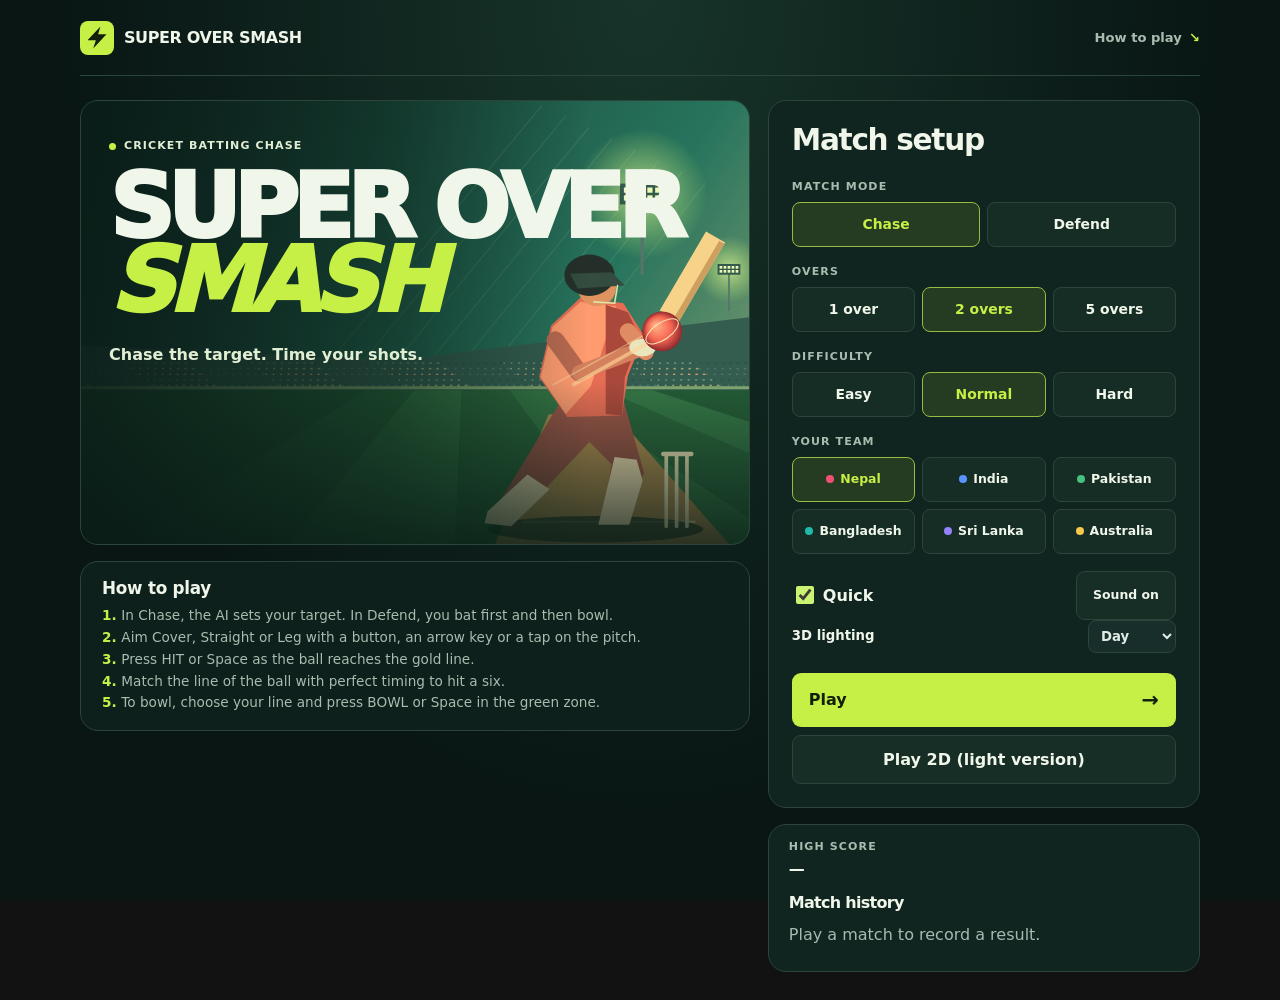
<file: index.html>
<!doctype html>
<html lang="en">
<head>
  <meta charset="utf-8">
  <meta name="viewport" content="width=device-width, initial-scale=1, viewport-fit=cover">
  <meta name="theme-color" content="#091614">
  <meta name="description" content="A quick cricket batting chase. Pick your team, time your shots and beat the target.">
  <title>Super Over Smash</title>
  <link rel="icon" href="data:image/svg+xml,%3Csvg xmlns='http://www.w3.org/2000/svg' viewBox='0 0 64 64'%3E%3Crect width='64' height='64' rx='14' fill='%23c7f047'/%3E%3Cpath d='M39 10 15 37h15l-5 17 24-28H34z' fill='%23091614'/%3E%3C/svg%3E">
  <link rel="manifest" href="./manifest.webmanifest">
  <link rel="stylesheet" href="./styles.css">
  <script defer src="./game-logic.js"></script>
  <script defer src="./game.js"></script>
</head>
<body>
  <header class="masthead">
    <div class="brand">
      <span class="brand-mark" aria-hidden="true"></span>
      <span>Super Over Smash</span>
    </div>
    <a id="help-link" href="#how-to-play">How to play <span aria-hidden="true">↘</span></a>
    <span id="match-label" class="match-label" hidden></span>
  </header>

  <main>
    <section id="home" class="home-grid" aria-label="Match setup">
      <div class="home-feature">
        <div class="hero">
          <canvas id="hero-art" aria-hidden="true"></canvas>
          <div class="hero-copy">
            <p class="eyebrow"><span aria-hidden="true"></span> Cricket batting chase</p>
            <h1>Super Over<br><em>Smash</em></h1>
            <p class="tagline">Chase the target. Time your shots.</p>
          </div>
        </div>
        <section class="how-to" id="how-to-play" aria-labelledby="help-title">
          <h2 id="help-title">How to play</h2>
          <ol>
            <li>In Chase, the AI sets your target. In Defend, you bat first and then bowl.</li>
            <li>Aim Cover, Straight or Leg with a button, an arrow key or a tap on the pitch.</li>
            <li>Press HIT or Space as the ball reaches the gold line.</li>
            <li>Match the line of the ball with perfect timing to hit a six.</li>
            <li>To bowl, choose your line and press BOWL or Space in the green zone.</li>
          </ol>
        </section>
      </div>

      <div class="home-settings">
        <form id="setup" class="card setup">
          <h2>Match setup</h2>
          <fieldset>
            <legend>Match mode</legend>
            <div class="option-grid mode-grid">
              <label class="option"><input type="radio" name="mode" value="Chase" checked><span>Chase</span></label>
              <label class="option"><input type="radio" name="mode" value="Defend"><span>Defend</span></label>
            </div>
          </fieldset>
          <fieldset>
            <legend>Overs</legend>
            <div class="option-grid">
              <label class="option"><input type="radio" name="overs" value="1"><span>1 over</span></label>
              <label class="option"><input type="radio" name="overs" value="2" checked><span>2 overs</span></label>
              <label class="option"><input type="radio" name="overs" value="5"><span>5 overs</span></label>
            </div>
          </fieldset>
          <fieldset>
            <legend>Difficulty</legend>
            <div class="option-grid">
              <label class="option"><input type="radio" name="difficulty" value="Easy"><span>Easy</span></label>
              <label class="option"><input type="radio" name="difficulty" value="Normal" checked><span>Normal</span></label>
              <label class="option"><input type="radio" name="difficulty" value="Hard"><span>Hard</span></label>
            </div>
          </fieldset>
          <fieldset>
            <legend>Your team</legend>
            <div class="option-grid team-grid">
              <label class="option team"><input type="radio" name="team" value="Nepal" checked><span><i style="--team:#ef5271"></i>Nepal</span></label>
              <label class="option team"><input type="radio" name="team" value="India"><span><i style="--team:#5a93ff"></i>India</span></label>
              <label class="option team"><input type="radio" name="team" value="Pakistan"><span><i style="--team:#47c180"></i>Pakistan</span></label>
              <label class="option team"><input type="radio" name="team" value="Bangladesh"><span><i style="--team:#20baa9"></i>Bangladesh</span></label>
              <label class="option team"><input type="radio" name="team" value="Sri Lanka"><span><i style="--team:#9483ff"></i>Sri Lanka</span></label>
              <label class="option team"><input type="radio" name="team" value="Australia"><span><i style="--team:#f7c750"></i>Australia</span></label>
            </div>
          </fieldset>
          <div class="match-options">
            <label><input type="checkbox" id="quick" checked> Quick</label>
            <button class="secondary sound-toggle" data-sound type="button" aria-pressed="true">Sound on</button>
          </div>
          <label class="stadium-lighting">3D lighting
            <select id="stadium-lighting">
              <option>Day</option>
              <option>Dusk</option>
            </select>
          </label>
          <button class="primary start" type="submit">Play <span aria-hidden="true">→</span></button>
          <a class="secondary play-3d" id="play-2d" href="./?play=2d">Play 2D (light version)</a>
        </form>
        <section class="card history" aria-label="Match records">
          <dl class="records"><div><dt>High score</dt><dd id="high-score">—</dd></div></dl>
          <h2>Match history</h2>
          <p id="empty-history">Play a match to record a result.</p>
          <ol id="match-history"></ol>
        </section>
      </div>
    </section>

    <section id="match" class="match" aria-label="Match" hidden>
      <dl class="scoreboard" aria-label="Live scoreboard">
        <div class="score-main"><dt id="score-label">Score</dt><dd id="score">0</dd></div>
        <div><dt>Wickets</dt><dd id="wickets">0</dd></div>
        <div><dt>Overs</dt><dd id="overs">0.0</dd></div>
        <div><dt>Target</dt><dd id="target">—</dd></div>
        <div class="score-need"><dt>Needed</dt><dd id="needed">—</dd></div>
        <div id="balls-cell" hidden><dt>Balls left</dt><dd id="balls-left">—</dd></div>
      </dl>
      <div class="score-tools"><button class="secondary sound-toggle" data-sound type="button" aria-pressed="true">Sound on</button></div>

      <section id="ai-screen" class="card ai-screen" aria-labelledby="ai-title" hidden>
        <div class="ai-header">
          <h2 id="ai-title" tabindex="-1">AI innings</h2>
          <span class="live-label" id="ai-indicator">Live</span>
        </div>
        <p class="ai-status" id="ai-status" aria-live="polite"></p>
        <ol id="ai-ticker" class="ticker" aria-label="Recent deliveries"></ol>
        <div class="ai-actions">
          <button class="secondary" id="skip" type="button">Skip AI innings →</button>
          <button class="primary" id="start-chase" type="button" hidden>Start chase <span aria-hidden="true">→</span></button>
        </div>
      </section>

      <section id="bat-screen" aria-label="Your innings" hidden>
        <div class="chase-summary">
          <strong id="chase-line"></strong>
          <span id="rate-label">Required rate <b id="rate">—</b></span>
        </div>
        <div class="arena">
          <canvas id="pitch" aria-label="Cricket pitch. Tap left for Cover, middle for Straight or right for Leg.">
            The cricket pitch requires a browser with Canvas support.
          </canvas>
          <div class="pitch-meta" aria-hidden="true">
            <span id="delivery-tag">Bowler ready</span>
            <span id="aim-tag">Straight</span>
          </div>
          <div id="impact" class="impact" hidden aria-hidden="true">
            <strong id="impact-value"></strong>
            <span id="impact-label"></span>
          </div>
        </div>
        <div id="bowl-meter" class="bowl-meter" aria-label="Bowling timing meter with a green perfect zone and yellow good zone" hidden>
          <div class="meter-track" aria-hidden="true"><span id="meter-good"></span><span id="meter-perfect"></span><i id="meter-marker"></i></div>
        </div>
        <p id="commentary" class="commentary" role="status">Watch the ball and time your shot.</p>
        <div class="bat-controls">
          <div id="direction-controls" class="shot-controls" role="group" aria-label="Shot direction">
            <button type="button" data-direction="off" aria-pressed="false"><span aria-hidden="true">↖</span> <span id="off-label">Cover</span></button>
            <button type="button" data-direction="straight" aria-pressed="true"><span aria-hidden="true">↑</span> Straight</button>
            <button type="button" data-direction="leg" aria-pressed="false"><span aria-hidden="true">↗</span> Leg</button>
          </div>
          <button type="button" id="hit" class="primary hit" disabled><span id="action-label">HIT</span> <kbd>Space</kbd></button>
        </div>
      </section>

      <section id="result-screen" class="card result-screen" aria-labelledby="result-title" hidden>
        <div class="result-mark" id="result-mark" aria-hidden="true"></div>
        <h2 id="result-title" tabindex="-1"></h2>
        <p id="result-summary"></p>
        <dl class="result-stats">
          <div><dt>Your score</dt><dd id="result-score"></dd></div>
          <div><dt>AI score</dt><dd id="result-ai-score"></dd></div>
          <div><dt>Target</dt><dd id="result-target"></dd></div>
        </dl>
        <div class="result-highlights">
          <p id="result-best-shot"></p>
          <p id="result-best-ball" hidden></p>
        </div>
        <div class="result-actions">
          <button class="primary" id="play-again" type="button">Play Again <span aria-hidden="true">→</span></button>
          <button class="secondary" id="change-settings" type="button">Change Settings</button>
        </div>
      </section>
    </section>
  </main>
  <script>
    const matchSetup = document.getElementById("setup");
    const lightLink = document.getElementById("play-2d");
    const stadiumLighting = document.getElementById("stadium-lighting");
    const lightingKey = "super-over-smash:lighting-3d";
    try {
      stadiumLighting.value = JSON.parse(localStorage.getItem(lightingKey)) === "Dusk" ? "Dusk" : "Day";
    } catch {}
    stadiumLighting.addEventListener("change", () => {
      try { localStorage.setItem(lightingKey, JSON.stringify(stadiumLighting.value)); } catch {}
    });
    let startingLight = false;
    const choicesToPass = ["mode", "overs", "difficulty", "team"];
    function startLight() {
      startingLight = true;
      try { matchSetup.requestSubmit(); } finally { startingLight = false; }
    }
    matchSetup.addEventListener("submit", (event) => {
      if (startingLight) return;
      event.preventDefault();
      event.stopImmediatePropagation();
      const choices = new FormData(matchSetup);
      const query = new URLSearchParams();
      for (const name of choicesToPass) query.set(name, choices.get(name));
      query.set("quick", document.getElementById("quick").checked ? "1" : "0");
      query.set("lighting", stadiumLighting.value);
      location.assign("./game-3d.html?" + query);
    }, true);
    lightLink.addEventListener("click", (event) => {
      event.preventDefault();
      startLight();
    });
    document.addEventListener("DOMContentLoaded", () => {
      const query = new URLSearchParams(location.search);
      if (query.get("play") !== "2d") return;
      for (const input of matchSetup.querySelectorAll('input[type="radio"]')) {
        if (choicesToPass.includes(input.name) && query.get(input.name) === input.value) input.checked = true;
      }
      const quick = query.get("quick");
      if (quick === "0" || quick === "1") document.getElementById("quick").checked = quick === "1";
      history.replaceState(null, "", new URL("./", location.href));
      startLight();
    });
  </script>
</body>
</html>
</file>
<file: styles.css>
:root {
  color-scheme: dark;
  --bg: #091614;
  --card: #112520;
  --edge: #2b453a;
  --text: #f0f6e9;
  --muted: #a9bcb0;
  --lime: #c7f047;
  --ink: #121f0b;
  --gold: #ffd375;
  font: 16px/1.45 system-ui, -apple-system, "Segoe UI", sans-serif;
}

*, *::before, *::after { box-sizing: border-box; }
[hidden] { display: none !important; }
body {
  margin: 0;
  min-height: 100vh;
  padding: 0 max(18px, env(safe-area-inset-right)) max(28px, env(safe-area-inset-bottom)) max(18px, env(safe-area-inset-left));
  background: radial-gradient(ellipse at 50% 0, #17342a 0%, var(--bg) 64%) fixed;
  color: var(--text);
}
h1, h2, p, dl, dd { margin: 0; }
button, input { font: inherit; }
button { touch-action: manipulation; cursor: pointer; }
button:disabled { cursor: default; }
a { color: inherit; }
:focus-visible { outline: 2px solid var(--gold); outline-offset: 4px; }
[tabindex="-1"]:focus { outline: none; }

.masthead {
  max-width: 1120px;
  min-height: 76px;
  margin: 0 auto 24px;
  border-bottom: 1px solid var(--edge);
  display: flex;
  align-items: center;
  justify-content: space-between;
  gap: 10px;
}
.brand {
  display: flex;
  align-items: center;
  gap: 10px;
  font-weight: 850;
  letter-spacing: -.025em;
  text-transform: uppercase;
}
.brand-mark, .result-mark {
  flex: none;
  display: grid;
  place-items: center;
  width: 34px;
  height: 34px;
  border-radius: 8px;
  background: var(--lime);
  color: var(--ink);
}
.brand-mark::before {
  content: "";
  width: 19px;
  height: 22px;
  background: var(--ink);
  clip-path: polygon(68% 0, 0 62%, 44% 62%, 30% 100%, 100% 35%, 56% 35%);
}
.masthead a, .match-label {
  color: var(--muted);
  font-size: .82rem;
  font-weight: 650;
  white-space: nowrap;
}
.masthead a { text-decoration: none; }
.masthead a:hover { color: var(--text); }
.masthead a span { margin-left: .2em; color: var(--lime); }

.home-grid {
  max-width: 1120px;
  margin: auto;
  display: grid;
  grid-template-columns: minmax(0, 1.55fr) minmax(350px, 1fr);
  gap: 18px;
  align-items: start;
}
.home-feature, .home-settings { display: grid; gap: 16px; min-width: 0; }
.stadium-lighting { display: flex; align-items: center; justify-content: space-between; gap: 12px; font-size: .83rem; font-weight: 700; }
.stadium-lighting select { background: #172e2a; color: #e1ece7; border: 1px solid var(--edge); border-radius: 8px; min-width: 88px; padding: 7px 8px; font: inherit; }
.hero, .card, .how-to, .scoreboard, .arena {
  border: 1px solid var(--edge);
  border-radius: 18px;
  overflow: hidden;
}
.card { background: var(--card); }
.hero {
  position: relative;
  isolation: isolate;
  min-height: 445px;
  background: #17382e;
}
.hero canvas {
  display: block;
  position: absolute;
  inset: 0;
  width: 100%;
  height: 100%;
  z-index: -2;
}
.hero::before {
  content: "";
  position: absolute;
  inset: 0;
  z-index: -1;
  background: linear-gradient(90deg, #091b16df 2%, #0a211887 46%, #091b1600 76%),
    linear-gradient(0deg, #091b16ca 0%, transparent 37%);
}
.hero-copy { padding: 37px 28px 30px; }
.eyebrow, dt, legend, .live-label, .pitch-meta, .impact span {
  font-size: .69rem;
  font-weight: 800;
  letter-spacing: .1em;
  text-transform: uppercase;
}
.eyebrow {
  display: flex;
  align-items: center;
  gap: 8px;
  margin-bottom: 16px;
  color: #e2eed4;
}
.eyebrow span { width: 7px; height: 7px; border-radius: 50%; background: var(--lime); }
h1 {
  font-size: clamp(3.65rem, 7vw, 6.95rem);
  font-weight: 950;
  letter-spacing: -.075em;
  line-height: .83;
  text-transform: uppercase;
}
h1 em { color: var(--lime); font-style: italic; }
.tagline { color: #e2eed4; margin-top: 24px; font-size: 1rem; font-weight: 600; }
.setup { padding: 23px; }
h2 { font-size: clamp(1.45rem, 4vw, 1.85rem); line-height: 1.1; letter-spacing: -.045em; }
.setup h2 { margin-bottom: 22px; }
fieldset { padding: 0; border: 0; margin: 0 0 17px; min-width: 0; }
legend { padding: 0; margin-bottom: 7px; color: var(--muted); }
.option-grid { display: grid; grid-template-columns: repeat(3, minmax(0, 1fr)); gap: 7px; }
.mode-grid { grid-template-columns: repeat(2, minmax(0, 1fr)); }
.play-3d { width: 100%; margin-top: 8px; text-decoration: none; }
.match-options, .score-tools { display: flex; align-items: center; justify-content: space-between; gap: 8px; }
.match-options label { display: flex; align-items: center; gap: 6px; font-weight: 700; }
.match-options input { accent-color: #c9f370; inline-size: 18px; block-size: 18px; }
.sound-toggle { min-height: 36px; padding: 5px 10px; font-size: .78rem; }
.score-tools { justify-content: flex-end; margin: 6px 0; }
.history h2, .history > p, .history > ol { margin: 0; padding: 0 20px 12px; }
.history h2 { font-size: 1rem; }
.history > p, .history li small { color: #a6bbb0; }
.history ol { list-style: none; }
.history li { display: grid; gap: 2px; padding: 8px 0; border-top: 1px solid var(--edge); font-size: .83rem; }
.result-highlights p { margin: 10px 0; }
.bowl-meter { padding: 9px 4px 3px; }
.meter-track { position: relative; height: 12px; border-radius: 8px; background: #364943; }
.meter-track span { position: absolute; top: 0; bottom: 0; border-radius: 3px; }
#meter-good { background: #e4ba5f; }
#meter-perfect { background: #9bd65d; }
#meter-marker { position: absolute; left: 0; top: -4px; bottom: -4px; width: 4px; border-radius: 3px; background: white; box-shadow: 0 0 0 1px #122719; transform: translateX(-50%); }
.scoreboard.bowling-score { grid-template-columns: repeat(6, minmax(0, 1fr)); }
.shot-controls #off-label { font-size: inherit; }
.option {
  position: relative;
  display: block;
  min-width: 0;
  cursor: pointer;
  touch-action: manipulation;
}
.option input {
  position: absolute;
  opacity: 0;
  width: 1px;
  height: 1px;
}
.option span, .shot-controls button {
  display: flex;
  min-height: 45px;
  align-items: center;
  justify-content: center;
  gap: 6px;
  border: 1px solid var(--edge);
  border-radius: 8px;
  color: var(--text);
  background: #162d26;
  font-size: .87rem;
  font-weight: 680;
}
.option input:checked + span, .shot-controls button[aria-pressed="true"] {
  color: var(--lime);
  border-color: #9abb42;
  background: #263c22;
}
.option:hover span, .shot-controls button:hover, .secondary:hover { border-color: #91aaa0; }
.option input:focus-visible + span { outline: 2px solid var(--gold); outline-offset: 3px; }
.team span { font-size: .78rem; }
.team i { width: 8px; height: 8px; background: var(--team); border-radius: 50%; flex: none; }

.primary, .secondary {
  display: flex;
  align-items: center;
  justify-content: center;
  min-height: 49px;
  border: 1px solid transparent;
  border-radius: 9px;
  padding: 0 16px;
  gap: 12px;
  font-weight: 850;
}
.primary { background: var(--lime); color: var(--ink); }
.primary:hover:not(:disabled) { background: #d9ff70; }
.primary:active:not(:disabled), .secondary:active { transform: translateY(1px); }
.primary:disabled { color: #b3c29e; background: #293f2b; }
.secondary { background: #172e26; border-color: var(--edge); color: var(--text); }
.start { width: 100%; min-height: 54px; justify-content: space-between; margin-top: 20px; }
.start span { font-size: 1.3rem; }
.records, .result-stats { display: grid; grid-template-columns: 1fr 1fr; }
.result-stats { grid-template-columns: repeat(3, minmax(0, 1fr)); }
.records > div { padding: 14px 20px; }
.records > div + div, .result-stats > div + div { border-left: 1px solid var(--edge); }
dt { color: var(--muted); }
.records dd { margin-top: 2px; font-weight: 800; font-variant-numeric: tabular-nums; }
.how-to { padding: 17px 21px; background: #0d201b; }
.how-to h2 { font-size: 1.05rem; letter-spacing: -.015em; }
.how-to ol { list-style-position: inside; padding: 0; margin: 9px 0 0; color: var(--muted); font-size: .85rem; }
.how-to li + li { margin-top: 2px; }
.how-to li::marker { color: var(--lime); font-weight: 800; }

.match { max-width: 760px; margin: 0 auto; }
body.in-match .masthead { max-width: 760px; }
.scoreboard {
  display: grid;
  grid-template-columns: 1.15fr repeat(4, 1fr);
  min-width: 0;
  background: #132921;
  position: sticky;
  top: 0;
  z-index: 3;
}
.scoreboard > div { min-width: 0; padding: 9px 6px; text-align: center; }
.scoreboard > div + div { border-left: 1px solid var(--edge); }
.scoreboard .score-main { background: #203b2a; }
.scoreboard dd, .result-stats dd {
  font-size: clamp(1.28rem, 5vw, 1.95rem);
  font-weight: 900;
  font-variant-numeric: tabular-nums;
  line-height: 1.12;
}
.score-main dd { color: var(--lime); }
.score-need dd { color: var(--gold); }
.ai-screen, .result-screen { padding: clamp(17px, 4vw, 27px); margin-top: 13px; }
.ai-header { display: flex; align-items: center; justify-content: space-between; gap: 12px; }
.live-label { color: var(--lime); }
.live-label::before {
  content: "";
  display: inline-block;
  width: 7px;
  height: 7px;
  border-radius: 50%;
  margin: 0 6px 1px 0;
  background: currentColor;
}
.ai-status { margin-top: 10px; color: #d2e4d6; }
.ticker {
  list-style: none;
  margin: 14px 0;
  padding: 0;
  min-height: 262px;
  background: #0c1d18;
  border: 1px solid var(--edge);
  border-radius: 10px;
}
.ticker li { display: grid; align-items: center; grid-template-columns: 39px 62px 1fr; gap: 9px; padding: 7px 12px; font-size: .85rem; }
.ticker li + li { border-top: 1px solid #233b32; }
.ticker time { color: var(--muted); font-variant-numeric: tabular-nums; }
.ticker b { text-align: center; background: #234637; color: #f0f6e9; border-radius: 5px; padding: 3px 1px; }
.ticker .boundary { color: var(--ink); background: var(--lime); }
.ticker .wicket { color: #ffdbe0; background: #68333b; }
.ai-actions { display: flex; justify-content: flex-end; }
.chase-summary {
  display: flex;
  justify-content: space-between;
  align-items: center;
  gap: 8px;
  padding: 8px 2px;
  font-size: .82rem;
  color: var(--muted);
}
.chase-summary strong, .chase-summary b { color: var(--text); }
.arena { position: relative; isolation: isolate; background: #113027; }
#pitch {
  width: 100%;
  height: clamp(275px, 52dvh, 486px);
  display: block;
  touch-action: none;
  cursor: crosshair;
}
.pitch-meta {
  pointer-events: none;
  position: absolute;
  inset: 10px 10px auto;
  display: flex;
  justify-content: space-between;
  gap: 8px;
}
.pitch-meta span { padding: 4px 8px; color: #f0f6e9; background: #0b241de8; border: 1px solid #416454; border-radius: 5px; }
.pitch-meta #aim-tag { color: var(--lime); }
.impact {
  position: absolute;
  pointer-events: none;
  inset: 24% 0 auto;
  display: grid;
  justify-items: center;
  line-height: 1;
  color: var(--lime);
  text-shadow: 0 2px 14px #081a12;
  animation: appear .17s ease-out;
}
.impact strong { font-size: clamp(2.75rem, 9vw, 5rem); font-weight: 950; font-style: italic; letter-spacing: -.06em; }
.impact span { margin-top: 4px; padding: 5px 9px; color: var(--text); background: #0c211bd9; border-radius: 5px; }
@keyframes appear { from { transform: scale(.84); opacity: .25; } to { transform: scale(1); opacity: 1; } }
.commentary {
  display: flex;
  align-items: center;
  min-height: 41px;
  color: #d2e4d6;
  font-size: .84rem;
  padding: 4px 2px;
}
.bat-controls { display: grid; grid-template-columns: 1.9fr 1fr; gap: 9px; }
.shot-controls { display: grid; grid-template-columns: repeat(3, 1fr); gap: 6px; }
.shot-controls button { font-size: .79rem; padding: 5px 2px; }
.shot-controls button span { font-size: 1.13rem; }
.hit { min-height: 61px; font-size: 1.4rem; font-weight: 950; letter-spacing: .03em; }
kbd { padding: 2px 5px; border: 1px solid currentColor; border-radius: 4px; font: 700 .62rem system-ui, sans-serif; letter-spacing: 0; }
.result-screen { text-align: center; }
.result-screen h2 { font-size: clamp(3.45rem, 11vw, 5.7rem); font-weight: 950; font-style: italic; line-height: .95; color: var(--lime); }
.result-mark { margin: 1px auto 13px; width: 43px; height: 43px; font-size: 1.5rem; font-weight: 900; }
.result-screen[data-outcome="Lose"] h2, .result-screen[data-outcome="Tie"] h2 { color: var(--gold); }
.result-screen p { margin: 12px 0 18px; color: #d2e4d6; }
.result-stats { max-width: 400px; margin: 0 auto; border: 1px solid var(--edge); border-radius: 9px; background: #0c1d18; }
.result-stats > div { padding: 11px 6px; }
.result-actions { display: flex; justify-content: center; flex-wrap: wrap; gap: 8px; margin-top: 18px; }

@media (max-width: 760px) {
  body { padding-left: max(12px, env(safe-area-inset-left)); padding-right: max(12px, env(safe-area-inset-right)); }
  .masthead { min-height: 58px; margin-bottom: 12px; }
  .brand { font-size: .84rem; gap: 7px; }
  .brand-mark { width: 28px; height: 28px; }
  .brand-mark::before { width: 15px; height: 18px; }
  .home-grid { grid-template-columns: 1fr; max-width: 520px; gap: 12px; }
  .home-feature, .home-settings { display: contents; }
  .hero { min-height: clamp(258px, 51vw, 310px); }
  .hero-copy { padding: 23px 17px; }
  h1 { font-size: clamp(3rem, 10.8vw, 5rem); }
  .eyebrow { margin-bottom: 13px; }
  .tagline { font-size: .85rem; margin-top: 16px; }
  .setup { padding: 15px; }
  .setup h2 { margin-bottom: 15px; }
  fieldset { margin-bottom: 12px; }
  .start { margin-top: 13px; }
  .how-to { grid-row: 4; }
  .scoreboard { border-radius: 10px; }
  .scoreboard dt { font-size: .6rem; letter-spacing: .075em; }
  .arena { border-radius: 10px; }
}
@media (max-width: 365px) {
  h1 { font-size: clamp(2.4rem, 11.3vw, 3rem); }
  .team span, .shot-controls button { font-size: .71rem; }
  .shot-controls button { gap: 3px; }
  .match-label { font-size: .69rem; }
  .chase-summary { font-size: .73rem; }
}
@media (max-height: 760px) {
  #pitch { height: clamp(238px, 49dvh, 400px); }
}
@media (pointer: coarse) { kbd { display: none; } }
@media (prefers-reduced-motion: reduce) {
  *, *::before, *::after { animation-duration: 0s !important; }
}
</file>
